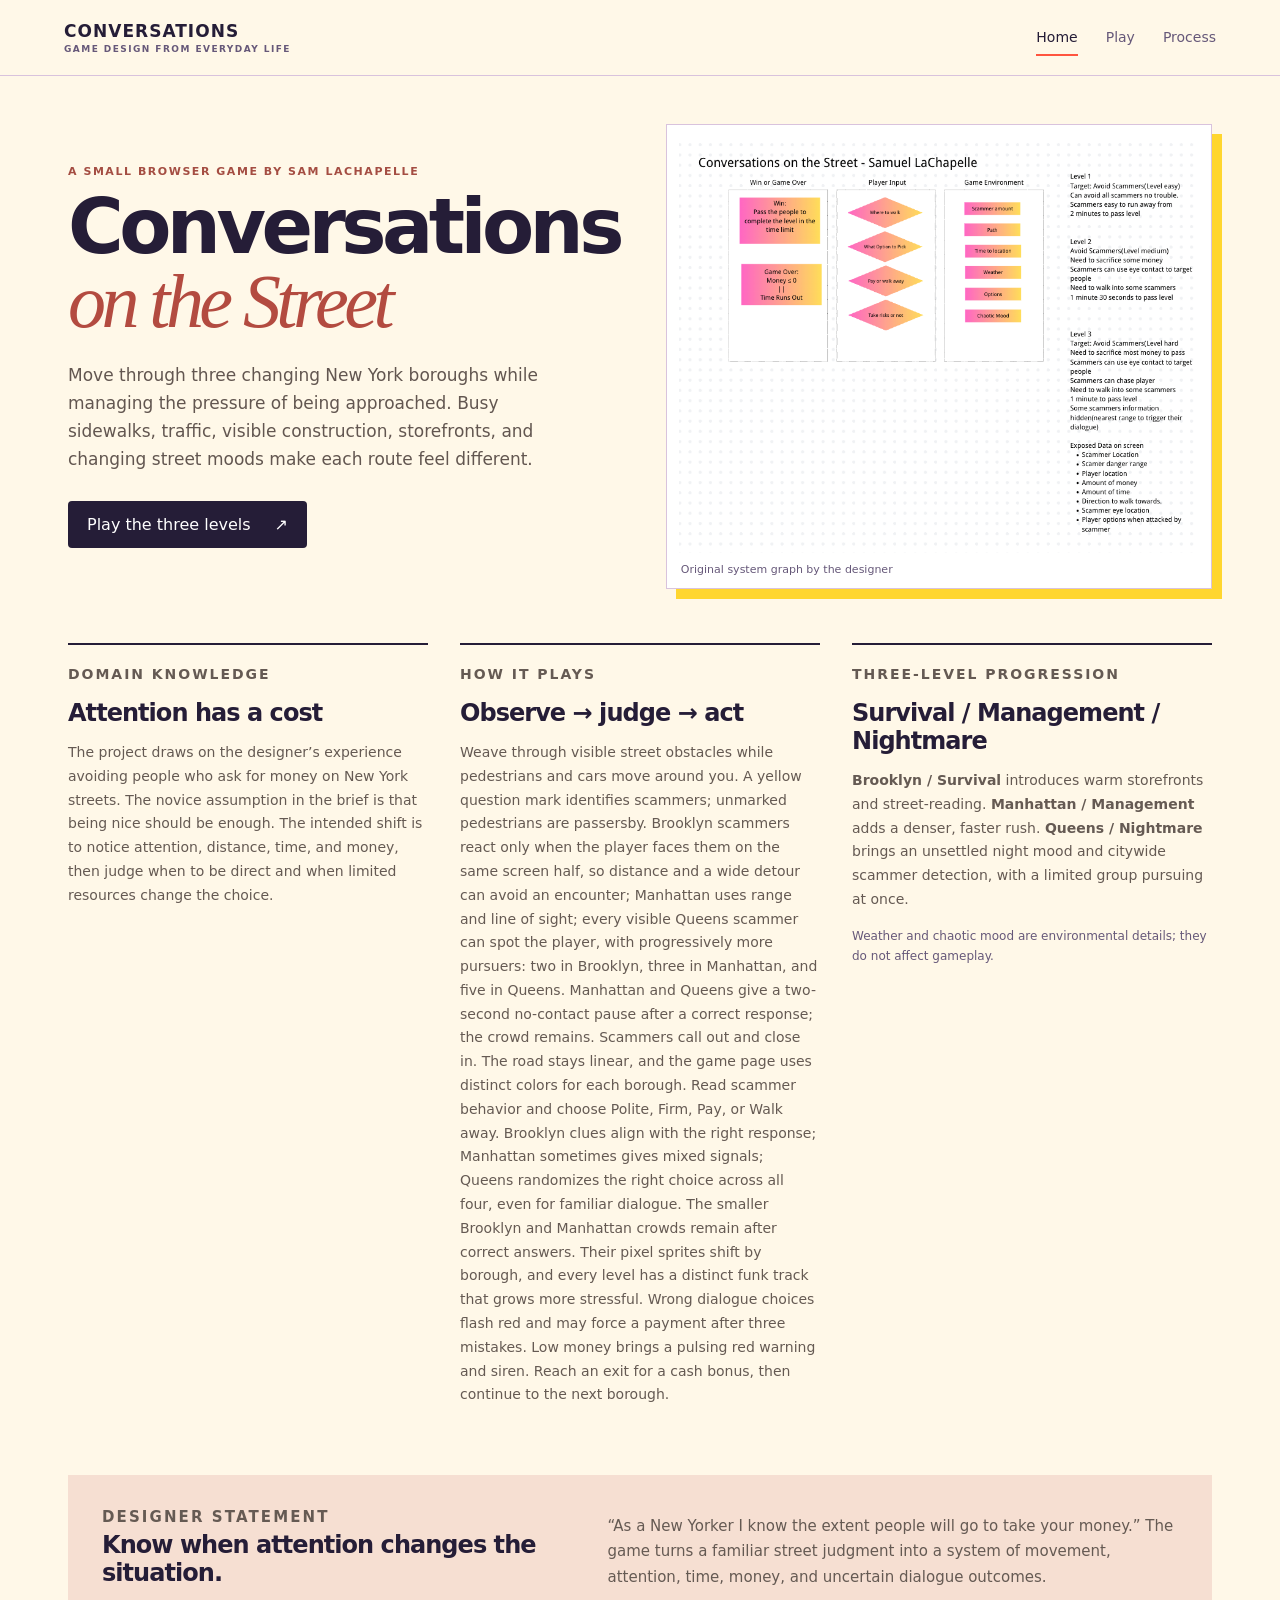
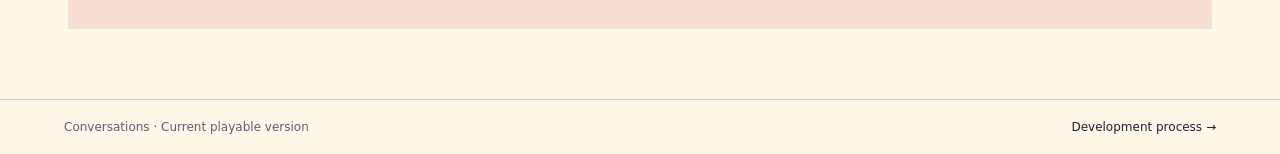
<file: index.html>
<!doctype html>
<html lang="en"><head><meta charset="utf-8"><meta name="viewport" content="width=device-width,initial-scale=1"><title>Conversations — Street Survival</title><link rel="stylesheet" href="assets/css/style.css"></head>
<body><header class="site-header"><a class="brand" href="index.html">CONVERSATIONS <span>GAME DESIGN FROM EVERYDAY LIFE</span></a><nav aria-label="Main navigation"><a class="active" href="index.html">Home</a><a href="game.html">Play</a><a href="process.html">Process</a></nav></header>
<main class="home-main"><section class="hero"><div class="hero-copy"><p class="eyebrow">A small browser game by Sam LaChapelle</p><h1>Conversations<br><em>on the Street</em></h1><p>Move through three changing New York boroughs while managing the pressure of being approached. Busy sidewalks, traffic, visible construction, storefronts, and changing street moods make each route feel different.</p><a class="button" href="game.html">Play the three levels <span>↗</span></a></div><figure class="graph-card"><img src="assets/images/system-graph.png" alt="Student-drawn system graph for Conversations on the Street"><figcaption>Original system graph by the designer</figcaption></figure></section>
<section class="info-grid"><article><p class="eyebrow">Domain knowledge</p><h2>Attention has a cost</h2><p>The project draws on the designer’s experience avoiding people who ask for money on New York streets. The novice assumption in the brief is that being nice should be enough. The intended shift is to notice attention, distance, time, and money, then judge when to be direct and when limited resources change the choice.</p></article><article><p class="eyebrow">How it plays</p><h2>Observe → judge → act</h2><p>Weave through visible street obstacles while pedestrians and cars move around you. A yellow question mark identifies scammers; unmarked pedestrians are passersby. Brooklyn scammers react only when the player faces them on the same screen half, so distance and a wide detour can avoid an encounter; Manhattan uses range and line of sight; every visible Queens scammer can spot the player, with progressively more pursuers: two in Brooklyn, three in Manhattan, and five in Queens. Manhattan and Queens give a two-second no-contact pause after a correct response; the crowd remains. Scammers call out and close in. The road stays linear, and the game page uses distinct colors for each borough. Read scammer behavior and choose Polite, Firm, Pay, or Walk away. Brooklyn clues align with the right response; Manhattan sometimes gives mixed signals; Queens randomizes the right choice across all four, even for familiar dialogue. The smaller Brooklyn and Manhattan crowds remain after correct answers. Their pixel sprites shift by borough, and every level has a distinct funk track that grows more stressful. Wrong dialogue choices flash red and may force a payment after three mistakes. Low money brings a pulsing red warning and siren. Reach an exit for a cash bonus, then continue to the next borough.</p></article><article><p class="eyebrow">Three-level progression</p><h2>Survival / Management / Nightmare</h2><p><strong>Brooklyn / Survival</strong> introduces warm storefronts and street-reading. <strong>Manhattan / Management</strong> adds a denser, faster rush. <strong>Queens / Nightmare</strong> brings an unsettled night mood and citywide scammer detection, with a limited group pursuing at once.</p><p class="small">Weather and chaotic mood are environmental details; they do not affect gameplay.</p></article></section>
<section class="designer-note"><div><p class="eyebrow">Designer statement</p><h2>Know when attention changes the situation.</h2></div><p>“As a New Yorker I know the extent people will go to take your money.” The game turns a familiar street judgment into a system of movement, attention, time, money, and uncertain dialogue outcomes.</p></section></main><footer><span>Conversations · Current playable version</span><a href="process.html">Development process →</a></footer></body></html>
</file>
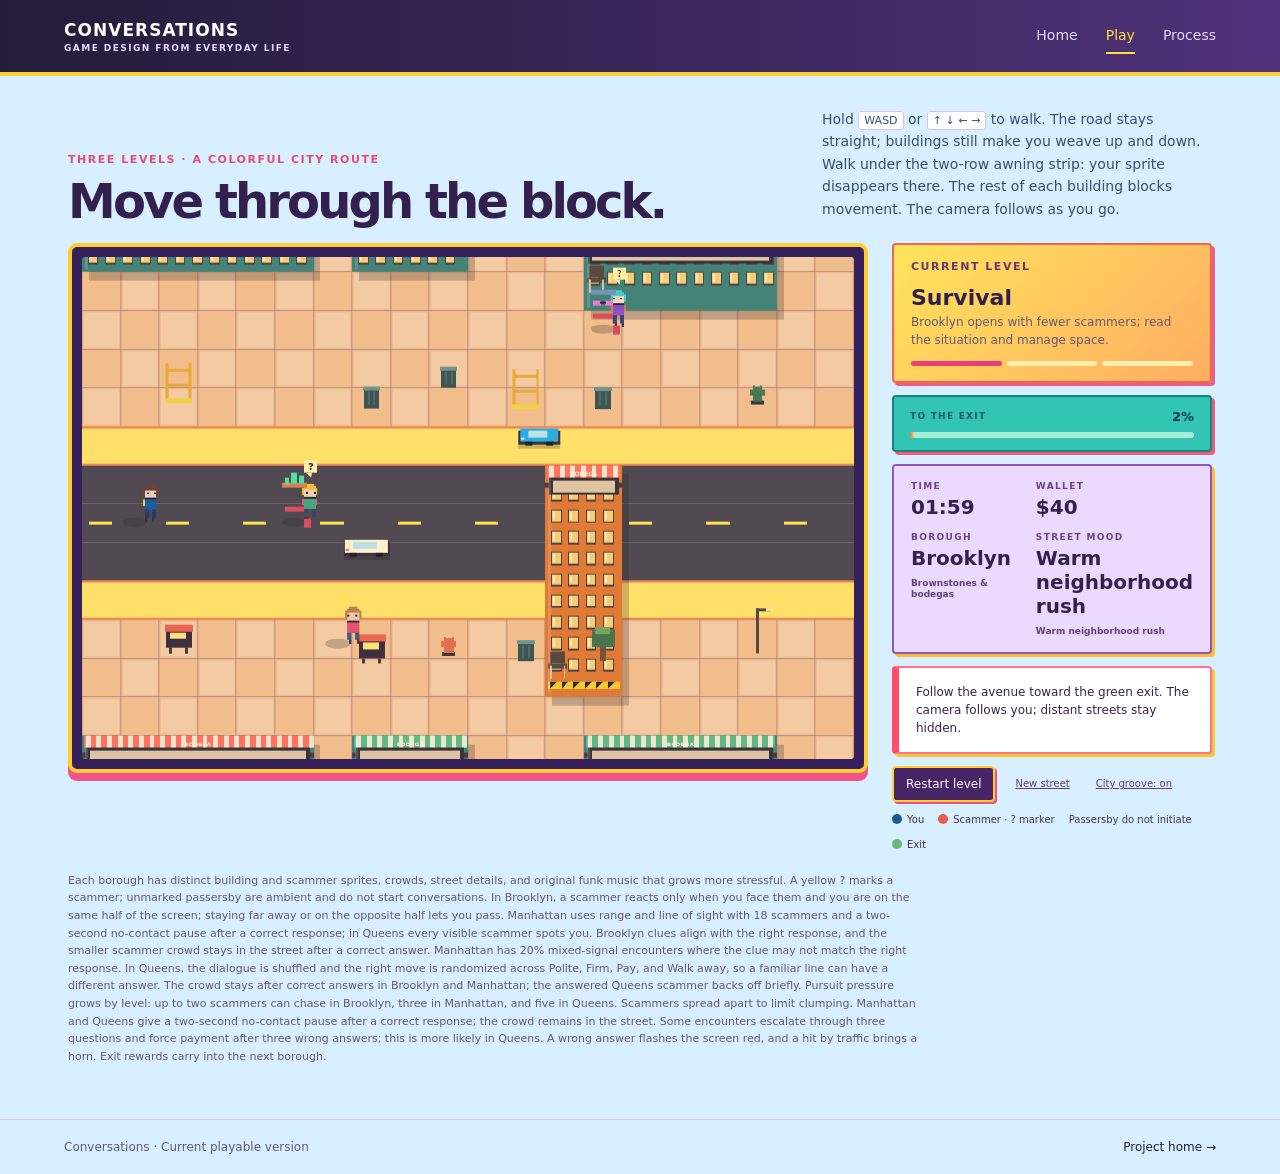
<file: game.html>
<!doctype html>
<html lang="en"><head><meta charset="utf-8"><meta name="viewport" content="width=device-width,initial-scale=1"><title>Play — Conversations</title><link rel="stylesheet" href="assets/css/style.css"></head>
<body class="game-page"><header class="site-header"><a class="brand" href="index.html">CONVERSATIONS <span>GAME DESIGN FROM EVERYDAY LIFE</span></a><nav aria-label="Main navigation"><a href="index.html">Home</a><a class="active" href="game.html">Play</a><a href="process.html">Process</a></nav></header>
<main class="play-main"><div class="play-heading"><div><p class="eyebrow">Three levels · a colorful city route</p><h1>Move through the block.</h1></div><p>Hold <kbd>WASD</kbd> or <kbd>↑ ↓ ← →</kbd> to walk. The road stays straight; buildings still make you weave up and down. Walk under the two-row awning strip: your sprite disappears there. The rest of each building blocks movement. The camera follows as you go.</p></div>
<div class="game-layout"><section class="board-wrap" aria-label="Scrolling game view"><canvas id="gameCanvas" width="800" height="520" aria-label="Scrolling top-down New York street game"></canvas><div id="threatIndicator" class="threat-indicator" aria-live="assertive"><strong>SPOTTED</strong><span id="threatText"></span></div><div id="overlay" class="overlay" hidden></div><div id="dialogue" class="dialogue dialogue-overlay" hidden><p class="eyebrow">Someone has stopped you</p><p id="dialogueLine"></p><p id="dialogueClue" class="small"></p><p id="dialogueFeedback" class="dialogue-feedback" aria-live="polite"></p><p id="dialogueRisk" class="dialogue-risk"></p><div id="dialogueChoices" class="choice-list"></div></div></section><aside class="game-sidebar"><div class="level-card"><p class="eyebrow">Current level</p><h2 id="levelName">Survival</h2><p id="levelDesc">Learn the street and get to the exit.</p><div class="level-progress" id="levelProgress"></div></div>
<div class="route-progress"><div><span>TO THE EXIT</span><strong id="distanceStat">0%</strong></div><div class="progress-track"><i id="progressFill"></i></div></div>
<div class="stats"><div><span>TIME</span><strong id="timeStat">02:00</strong></div><div><span>WALLET</span><strong id="moneyStat">$40</strong></div><div><span>BOROUGH</span><strong id="boroughName">Brooklyn</strong><small id="weatherStat">Brownstones &amp; bodegas</small></div><div><span>STREET MOOD</span><strong id="moodStat">Warm</strong><small id="boroughMood">Warm neighborhood rush</small></div></div><div id="message" class="message" role="status">Follow the avenue toward the green exit.</div>
<div class="game-actions"><button id="restartButton" class="button button-small">Restart level</button><button id="newRunButton" class="text-button">New street</button><button id="soundButton" class="text-button">City groove: on</button></div><p class="legend"><span><i class="swatch player"></i>You</span><span><i class="swatch danger"></i>Scammer · ? marker</span><span>Passersby do not initiate</span><span><i class="swatch exit"></i>Exit</span></p></aside></div><p class="game-note">Each borough has distinct building and scammer sprites, crowds, street details, and original funk music that grows more stressful. A yellow ? marks a scammer; unmarked passersby are ambient and do not start conversations. In Brooklyn, a scammer reacts only when you face them and you are on the same half of the screen; staying far away or on the opposite half lets you pass. Manhattan uses range and line of sight with 18 scammers and a two-second no-contact pause after a correct response; in Queens every visible scammer spots you. Brooklyn clues align with the right response, and the smaller scammer crowd stays in the street after a correct answer. Manhattan has 20% mixed-signal encounters where the clue may not match the right response. In Queens, the dialogue is shuffled and the right move is randomized across Polite, Firm, Pay, and Walk away, so a familiar line can have a different answer. The crowd stays after correct answers in Brooklyn and Manhattan; the answered Queens scammer backs off briefly. Pursuit pressure grows by level: up to two scammers can chase in Brooklyn, three in Manhattan, and five in Queens. Scammers spread apart to limit clumping. Manhattan and Queens give a two-second no-contact pause after a correct response; the crowd remains in the street. Some encounters escalate through three questions and force payment after three wrong answers; this is more likely in Queens. A wrong answer flashes the screen red, and a hit by traffic brings a horn. Exit rewards carry into the next borough.</p></main>
<footer><span>Conversations · Current playable version</span><a href="index.html">Project home →</a></footer><script src="assets/js/game.js"></script></body></html>
</file>
<file: assets/css/style.css>
:root{--ink:#211b1a;--paper:#fffaf2;--orange:#ff784f;--pink:#f15a91;--yellow:#ffd05a;--muted:#796f69;--line:#dfd2c0;--green:#146b52}*{box-sizing:border-box}body{margin:0;background:var(--paper);color:var(--ink);font-family:ui-rounded,"Arial Rounded MT Bold",system-ui,-apple-system,sans-serif}a{color:inherit}.site-header{height:76px;display:flex;justify-content:space-between;align-items:center;padding:0 clamp(20px,5vw,80px);border-bottom:1px solid var(--line)}.brand{text-decoration:none;font-weight:900;letter-spacing:.06em;font-size:17px}.brand span{display:block;font-size:9px;letter-spacing:.16em;color:var(--muted);margin-top:3px}.site-header nav{display:flex;gap:28px}.site-header nav a{text-decoration:none;font-size:14px;color:var(--muted);padding:9px 0}.site-header nav a:hover,.site-header nav a.active{color:var(--ink);border-bottom:2px solid var(--orange)}.home-main,.process-main{max-width:1200px;margin:auto;padding:48px 28px 70px}.hero{display:grid;grid-template-columns:1fr 1fr;gap:46px;align-items:center;min-height:420px}.eyebrow{font-size:11px;font-weight:800;letter-spacing:.14em;text-transform:uppercase;color:#a44d42;margin:0 0 12px}.hero h1,.play-heading h1,.process-main h1{font-size:clamp(46px,6vw,76px);line-height:.98;letter-spacing:-.06em;margin:0 0 22px}.hero h1 em{font-family:Georgia,serif;font-weight:400;color:#b34b40}.hero-copy>p:not(.eyebrow){max-width:500px;line-height:1.65;color:#625650;font-size:17px;margin-bottom:28px}.button{display:inline-flex;align-items:center;gap:24px;border:0;border-radius:4px;background:var(--ink);color:white;padding:14px 19px;text-decoration:none;font-weight:750;cursor:pointer;font:inherit}.button:hover{background:#a4473c}.graph-card{margin:0;background:white;padding:12px;border:1px solid var(--line);box-shadow:10px 10px 0 var(--yellow)}.graph-card img{display:block;width:100%;height:auto}.graph-card figcaption{font-size:11px;color:var(--muted);padding:10px 2px 0}.info-grid{display:grid;grid-template-columns:repeat(3,1fr);gap:32px;margin:54px 0}.info-grid article{border-top:2px solid var(--ink);padding-top:18px}.info-grid h2,.designer-note h2{font-size:24px;letter-spacing:-.04em;margin:0 0 12px}.info-grid p,.designer-note p{font-size:14px;line-height:1.7;color:#655a53}.info-grid .small,.small{font-size:12px;color:var(--muted)}.designer-note{background:#f6dfd2;padding:30px 34px;display:grid;grid-template-columns:1fr 1.2fr;gap:30px;align-items:center}.designer-note p{margin:0;font-size:15px}footer{display:flex;justify-content:space-between;align-items:center;padding:20px clamp(20px,5vw,80px);border-top:1px solid var(--line);color:var(--muted);font-size:12px}footer a{text-decoration:none;color:var(--ink)}.play-main{max-width:1200px;margin:auto;padding:32px 28px 54px}.play-heading{display:flex;justify-content:space-between;align-items:end;gap:30px;margin-bottom:22px}.play-heading h1{font-size:48px;margin:0}.play-heading>p{max-width:390px;font-size:14px;line-height:1.6;color:#625650;margin:0 0 5px}.game-layout{display:grid;grid-template-columns:minmax(500px,640px) minmax(260px,1fr);gap:24px;align-items:stretch}.board-wrap{position:relative;background:#28222a;padding:12px;border-radius:5px;box-shadow:0 8px 0 #dfc5ad;min-width:0;align-self:start}.board-wrap canvas{display:block;width:100%;height:auto;image-rendering:pixelated;border-radius:2px}.overlay{position:absolute;inset:12px;display:flex;align-items:center;justify-content:center;text-align:center;padding:26px;background:#1d1721dd;color:white;font-size:24px;font-weight:800;line-height:1.35}.overlay[hidden]{display:none}.level-card,.stats,.message,.dialogue{background:white;border:1px solid var(--line);padding:15px 17px;border-radius:4px}.game-sidebar{display:flex;flex-direction:column;gap:12px}.level-card h2{font-size:22px;margin:0 0 3px}.level-card p:not(.eyebrow){margin:0;color:var(--muted);font-size:12px;line-height:1.5}.level-progress{display:flex;gap:5px;margin-top:12px}.level-progress i{height:5px;flex:1;background:#e9dfd3;border-radius:3px}.level-progress i.on{background:var(--orange)}.stats{display:grid;grid-template-columns:1fr 1fr;gap:13px}.stats div{display:flex;flex-direction:column;gap:4px}.stats span{font-size:9px;letter-spacing:.15em;color:var(--muted);font-weight:800}.stats strong{font-size:20px}.message{font-size:12px;line-height:1.5;border-left:3px solid var(--orange)}.dialogue .eyebrow{margin:0 0 7px}.dialogue p{font-size:13px;line-height:1.45;margin:0 0 7px}.dialogue .small{font-size:11px;color:#766c65}.choice-list{display:grid;gap:6px;margin-top:10px}.choice-list button{background:#fff7ec;border:1px solid #e6d6c3;border-radius:3px;padding:8px 10px;text-align:left;color:var(--ink);font:inherit;font-size:11px;cursor:pointer}.choice-list button:hover{background:#ffe1cc;border-color:var(--orange)}.game-actions{display:flex;align-items:center;gap:14px}.button-small{font-size:12px;padding:9px 12px}.text-button{border:0;background:transparent;text-decoration:underline;color:var(--muted);font:inherit;font-size:11px;cursor:pointer}.legend{display:flex;gap:14px;flex-wrap:wrap;margin:auto 0 0;font-size:10px;color:var(--muted)}.legend span{display:flex;gap:5px;align-items:center}.swatch{display:inline-block;width:10px;height:10px;border-radius:50%;background:var(--pink)}.swatch.player{background:#1d5a94}.swatch.danger{background:#e65f54}.swatch.exit{background:#67ba78}.game-note{font-size:11px;color:var(--muted);line-height:1.6;max-width:800px;margin:22px 0 0}kbd{background:white;border:1px solid var(--line);border-radius:3px;padding:2px 5px;font:inherit;font-size:11px}.process-main{max-width:900px;min-height:calc(100vh - 150px)}.process-main h1{font-size:60px;margin-bottom:12px}.lede{font-size:17px;color:var(--muted);line-height:1.6;max-width:650px}.timeline{margin:38px 0 36px;border-left:1px solid #d8b7a1;padding:0 0 0 24px}.timeline article{position:relative;padding:0 0 28px}.timeline-mark{position:absolute;left:-40px;top:0;width:30px;height:30px;border-radius:50%;background:var(--orange);display:grid;place-items:center;font-size:10px;font-weight:800;color:white}.timeline h2{margin:0 0 7px;font-size:22px}.timeline p:not(.eyebrow){max-width:700px;font-size:14px;color:#645a54;line-height:1.65;margin:0}.timeline .small{margin-top:7px!important}@media(max-width:850px){.hero{grid-template-columns:1fr;gap:25px}.graph-card{max-width:650px}.info-grid{grid-template-columns:1fr;gap:20px}.designer-note{grid-template-columns:1fr;gap:8px}.game-layout{grid-template-columns:1fr}.game-sidebar{display:grid;grid-template-columns:1fr 1fr}.level-card,.dialogue{grid-column:span 2}.legend{margin-top:8px}.play-heading{align-items:start;flex-direction:column;gap:12px}.play-heading h1{font-size:40px}}@media(max-width:560px){.site-header{height:auto;min-height:70px;padding:13px 17px;gap:15px}.brand{font-size:13px}.site-header nav{gap:12px}.site-header nav a{font-size:12px}.home-main,.process-main{padding:32px 18px 48px}.hero h1{font-size:52px}.play-main{padding:26px 12px 40px}.play-heading h1{font-size:34px}.game-layout{gap:15px}.board-wrap{padding:7px}.overlay{inset:7px;font-size:18px}.game-sidebar{grid-template-columns:1fr}.level-card,.dialogue{grid-column:auto}.game-actions{flex-wrap:wrap}footer{padding:18px;gap:18px;align-items:start;flex-direction:column}.process-main h1{font-size:44px}}

.game-layout{grid-template-columns:minmax(560px,800px) minmax(280px,1fr)}.board-wrap canvas{width:100%;height:auto;aspect-ratio:20/13;image-rendering:pixelated}.route-progress{background:#fff;border:1px solid var(--line);border-radius:4px;padding:12px 16px}.route-progress>div:first-child{display:flex;justify-content:space-between;align-items:center;margin-bottom:8px}.route-progress span{font-size:9px;font-weight:800;letter-spacing:.14em;color:var(--muted)}.route-progress strong{font-size:13px}.progress-track{height:6px;background:#eee3d7;border-radius:5px;overflow:hidden}.progress-track i{display:block;width:0;height:100%;background:linear-gradient(90deg,#ff784f,#e8b34b);transition:width .12s linear}.overlay-sub{font-size:14px;font-weight:500}.game-actions{flex-wrap:wrap}.game-actions .text-button{font-size:10px}.dialogue{box-shadow:0 4px 14px #251f2524}.dialogue .choice-list button{font-size:12px;padding:10px}.game-note{max-width:850px}.game-page .play-heading{margin-bottom:18px}@media(max-width:850px){.game-layout{grid-template-columns:1fr}.board-wrap{max-width:800px}.game-sidebar{display:grid;grid-template-columns:1fr 1fr}.level-card,.dialogue{grid-column:span 2}}@media(max-width:560px){.game-layout{grid-template-columns:minmax(0,1fr)}.game-sidebar{grid-template-columns:1fr}.level-card,.dialogue{grid-column:auto}}

:root{--ink:#251d37;--paper:#fff8e8;--orange:#ff553f;--pink:#f33f88;--yellow:#ffd62f;--muted:#665879;--line:#d9c3dd;--green:#078b67}.game-page{background:#fff3dc}.game-page .site-header{background:linear-gradient(90deg,#241b39,#50327a);border-bottom:4px solid #f9ce31;color:#fff}.game-page .brand span,.game-page .site-header nav a{color:#e6d9ff}.game-page .site-header nav a.active,.game-page .site-header nav a:hover{color:#ffe13a;border-color:#ffe13a}.game-page .play-heading .eyebrow{color:#e64c6f}.game-page .play-heading h1{color:#34204f}.game-page .board-wrap{background:#36215d;padding:10px;border:4px solid #ffcc32;box-shadow:0 8px 0 #f05486;border-radius:9px}.game-page .board-wrap canvas{border-radius:3px}.game-page .level-card{background:linear-gradient(135deg,#ffe44c,#ffae43);border:2px solid #ee654f;box-shadow:3px 3px 0 #ed5c8d}.game-page .level-card .eyebrow{color:#6b3475}.game-page .level-card h2{color:#30204c}.game-page .level-progress i{background:#ffeeb0}.game-page .level-progress i.on{background:#e83f78}.game-page .route-progress{background:#32c5b3;border:2px solid #1b827d;color:#153850;box-shadow:3px 3px 0 #f05d7b}.game-page .route-progress span{color:#215568}.game-page .progress-track{background:#a3efda}.game-page .progress-track i{background:linear-gradient(90deg,#ff4f72,#ffdc37)}.game-page .stats{background:#ebd9ff;border:2px solid #8b57bd;box-shadow:3px 3px 0 #ffbd37}.game-page .stats span{color:#684386}.game-page .stats strong{color:#34204f}.game-page .message{background:#fff;border:2px solid #ff7188;border-left:7px solid #ff4d69;color:#382448;box-shadow:3px 3px 0 #f9c638}.game-page .legend{color:#453254}.game-page .game-note{color:#685478}.game-page .button{background:#472567;border:2px solid #ffcf30;box-shadow:2px 2px 0 #ec5285}.game-page .button:hover{background:#c32d6e}.game-page .text-button{color:#6b397d}.dialogue-overlay{position:absolute;z-index:6;left:18px;right:18px;bottom:18px;margin:0;padding:14px 17px;background:rgba(255,248,222,.97);border:3px solid #f04483;border-radius:8px;box-shadow:0 5px 0 #682e8a,0 8px 24px #2a143a70}.dialogue-overlay .eyebrow{color:#c02c6c;margin-bottom:5px}.dialogue-overlay #dialogueLine{font-weight:800;font-size:16px;color:#34204f;margin:0 0 4px}.dialogue-overlay #dialogueClue{margin:0;color:#684d78}.dialogue-overlay .choice-list{display:grid;grid-template-columns:1fr 1fr;gap:7px;margin-top:10px}.dialogue-overlay .choice-list button{background:#fff;border:2px solid #ffbb37;border-radius:5px;color:#302148;font-size:12px;font-weight:750;padding:9px 11px;box-shadow:0 2px 0 #d95c98}.dialogue-overlay .choice-list button:hover,.dialogue-overlay .choice-list button:focus-visible{background:#ffdf47;border-color:#e93c75;outline:2px solid #49276e;outline-offset:1px}.game-page .overlay{z-index:8;inset:10px;border-radius:4px;background:rgba(43,25,72,.9);color:#fff4b4;border:3px solid #ffd62f}.game-page .overlay .button{color:white}@media(max-width:560px){.dialogue-overlay{left:8px;right:8px;bottom:8px;padding:9px;border-width:2px}.dialogue-overlay .choice-list{gap:5px}.dialogue-overlay .choice-list button{font-size:10px;padding:7px}.dialogue-overlay #dialogueLine{font-size:13px}}

/* Borough atmosphere, crowd warnings, and low-wallet tension */
.game-page .stats small{display:block;margin-top:4px;color:#614476;font-size:9px;line-height:1.2;font-weight:700}
.threat-indicator{position:absolute;z-index:5;left:18px;top:18px;display:none;max-width:min(430px,calc(100% - 36px));padding:10px 14px;background:#651c39ed;border:3px solid #ffdf49;border-radius:7px;color:#fff4d4;box-shadow:0 4px 0 #321744;animation:threat-pulse .55s infinite alternate}
.threat-indicator.visible{display:grid;gap:3px}.threat-indicator strong{font-size:12px;letter-spacing:.18em;color:#ffdc44}.threat-indicator span{font-size:12px;line-height:1.25;font-weight:700}
@keyframes threat-pulse{from{transform:scale(1);filter:saturate(1)}to{transform:scale(1.025);filter:saturate(1.45)}}
.dialogue-overlay .choice-list button.eliminated{color:#a11e39;background:#ffe1df;border-color:#c72341;text-decoration:line-through;opacity:.82}
body.game-page.low-money:after{content:"";position:fixed;inset:0;z-index:40;pointer-events:none;background:rgba(214,18,45,.12);animation:wallet-flash .38s infinite alternate}
@keyframes wallet-flash{from{opacity:.28}to{opacity:.85}}
.game-page.low-money .stats{border-color:#d51d3e;box-shadow:0 0 0 4px #e83b5250,3px 3px 0 #8e1639}
@media(max-width:560px){.threat-indicator{left:10px;top:10px;max-width:calc(100% - 20px);padding:7px 10px}.threat-indicator span{font-size:10px}}

.dialogue-overlay .dialogue-feedback{margin:5px 0 0;color:#b4233d;font-weight:850;font-size:12px;min-height:0}.dialogue-overlay .dialogue-feedback:empty{display:none}

.dialogue-overlay .dialogue-risk{margin:4px 0 0;padding:0;color:#9e344d;font-size:11px;font-weight:800;line-height:1.3}.dialogue-overlay .dialogue-risk:empty{display:none}
.dialogue-overlay #dialogueChoices button:disabled{opacity:.65;cursor:wait}
.overlay .result-title{display:block;color:#ffe14d;font-size:clamp(34px,7vw,58px);letter-spacing:.08em;text-shadow:3px 3px 0 #e64478;margin-bottom:10px}
.overlay .button-small{margin-top:8px}
body.game-page.wrong-flash .board-wrap:after{content:"";position:absolute;inset:10px;z-index:7;pointer-events:none;border:8px solid rgba(255,22,52,.85);background:rgba(238,22,45,.38);animation:wrong-red .16s steps(2,end) 6 alternate}
@keyframes wrong-red{from{opacity:.25}to{opacity:1}}

/* Cool blue play surface with distinct borough palettes. */
.game-page{background:#d9efff}
.game-page .play-main{background:transparent}
.game-page .play-heading>p{color:#37516d}
.game-page.borough-brooklyn{background:#d7efff}
.game-page.borough-manhattan{background:#cce6ff}
.game-page.borough-queens{background:#d8e2ff}
.game-page.borough-brooklyn .level-card{background:linear-gradient(135deg,#ffe45b,#ffad62)}
.game-page.borough-manhattan .level-card{background:linear-gradient(135deg,#73dcf3,#587bdf);border-color:#3c65bd;box-shadow:3px 3px 0 #e84e8b}
.game-page.borough-queens .level-card{background:linear-gradient(135deg,#ff78c5,#7c56d6);border-color:#e6429a;box-shadow:3px 3px 0 #ffc93c}
.game-page.borough-manhattan .level-card .eyebrow,.game-page.borough-manhattan .level-card h2{color:#172c58}
.game-page.borough-queens .level-card .eyebrow,.game-page.borough-queens .level-card h2{color:#321d5b}
.game-page.borough-manhattan .board-wrap{border-color:#48cde2;box-shadow:0 8px 0 #6657c9}
.game-page.borough-queens .board-wrap{border-color:#ee55b6;box-shadow:0 8px 0 #7146c4}
.game-page.borough-manhattan .route-progress{background:#75e1ee;border-color:#3b9fc1}
.game-page.borough-queens .route-progress{background:#e4a1ec;border-color:#a545c0}
.game-page.borough-manhattan .stats{background:#e0f5ff;border-color:#54a9d5}
.game-page.borough-queens .stats{background:#f7ddff;border-color:#b55bc9}
.game-page.borough-manhattan .message{border-color:#45b7d1;border-left-color:#415fd3}
.game-page.borough-queens .message{border-color:#d450ba;border-left-color:#7043c8}
</file>
